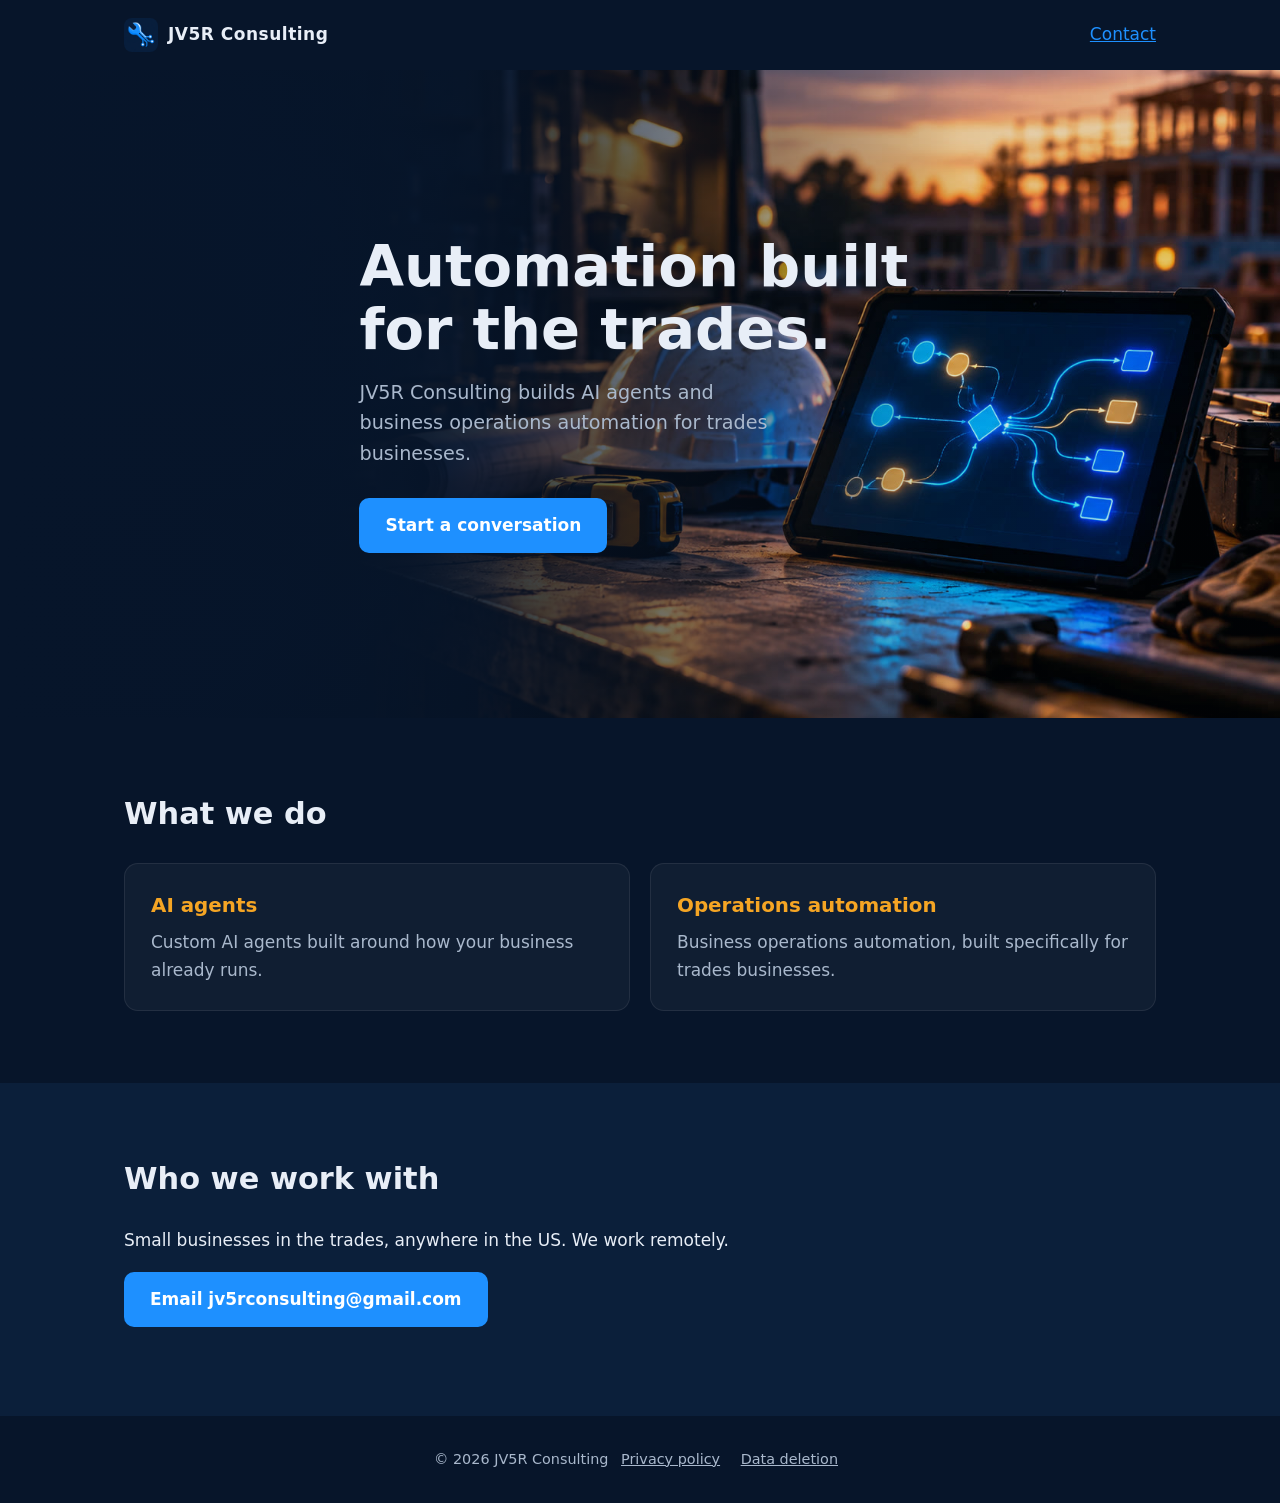
<file: index.html>
<!doctype html>
<html lang="en">
<head>
  <meta charset="utf-8">
  <meta name="viewport" content="width=device-width, initial-scale=1">
  <title>JV5R Consulting | AI agents and automation for trades businesses</title>
  <meta name="description" content="JV5R Consulting builds AI agents and business operations automation for trades businesses. Remote, serving small businesses across the US.">
  <meta property="og:title" content="JV5R Consulting">
  <meta property="og:description" content="AI agents and business operations automation for trades businesses.">
  <meta property="og:type" content="website">
  <meta property="og:url" content="https://jv5rconsulting.com/">
  <meta property="og:image" content="https://jv5rconsulting.com/assets/og-image.jpg">
  <link rel="canonical" href="https://jv5rconsulting.com/">
  <link rel="icon" type="image/png" href="assets/favicon.png">
  <link rel="apple-touch-icon" href="assets/apple-touch-icon.png">
  <link rel="stylesheet" href="styles.css">
</head>
<body>
  <header class="site">
    <a class="brand" href="./"><img src="assets/apple-touch-icon.png" alt="">JV5R Consulting</a>
    <a href="mailto:jv5rconsulting@gmail.com">Contact</a>
  </header>

  <main>
    <section class="hero">
      <div class="wrap">
        <h1>Automation built for the trades.</h1>
        <p>JV5R Consulting builds AI agents and business operations automation for trades businesses.</p>
        <a class="button" href="mailto:jv5rconsulting@gmail.com?subject=Automation%20for%20my%20business">Start a conversation</a>
      </div>
    </section>

    <section>
      <div class="wrap">
        <h2>What we do</h2>
        <div class="cards">
          <div class="card">
            <h3>AI agents</h3>
            <p>Custom AI agents built around how your business already runs.</p>
          </div>
          <div class="card">
            <h3>Operations automation</h3>
            <p>Business operations automation, built specifically for trades businesses.</p>
          </div>
        </div>
      </div>
    </section>

    <section class="alt">
      <div class="wrap">
        <h2>Who we work with</h2>
        <p>Small businesses in the trades, anywhere in the US. We work remotely.</p>
        <p><a class="button" href="mailto:jv5rconsulting@gmail.com?subject=Automation%20for%20my%20business">Email jv5rconsulting@gmail.com</a></p>
      </div>
    </section>
  </main>

  <footer class="site">
    &copy; 2026 JV5R Consulting
    <a href="privacy.html">Privacy policy</a>
    <a href="data-deletion.html">Data deletion</a>
  </footer>
</body>
</html>
</file>
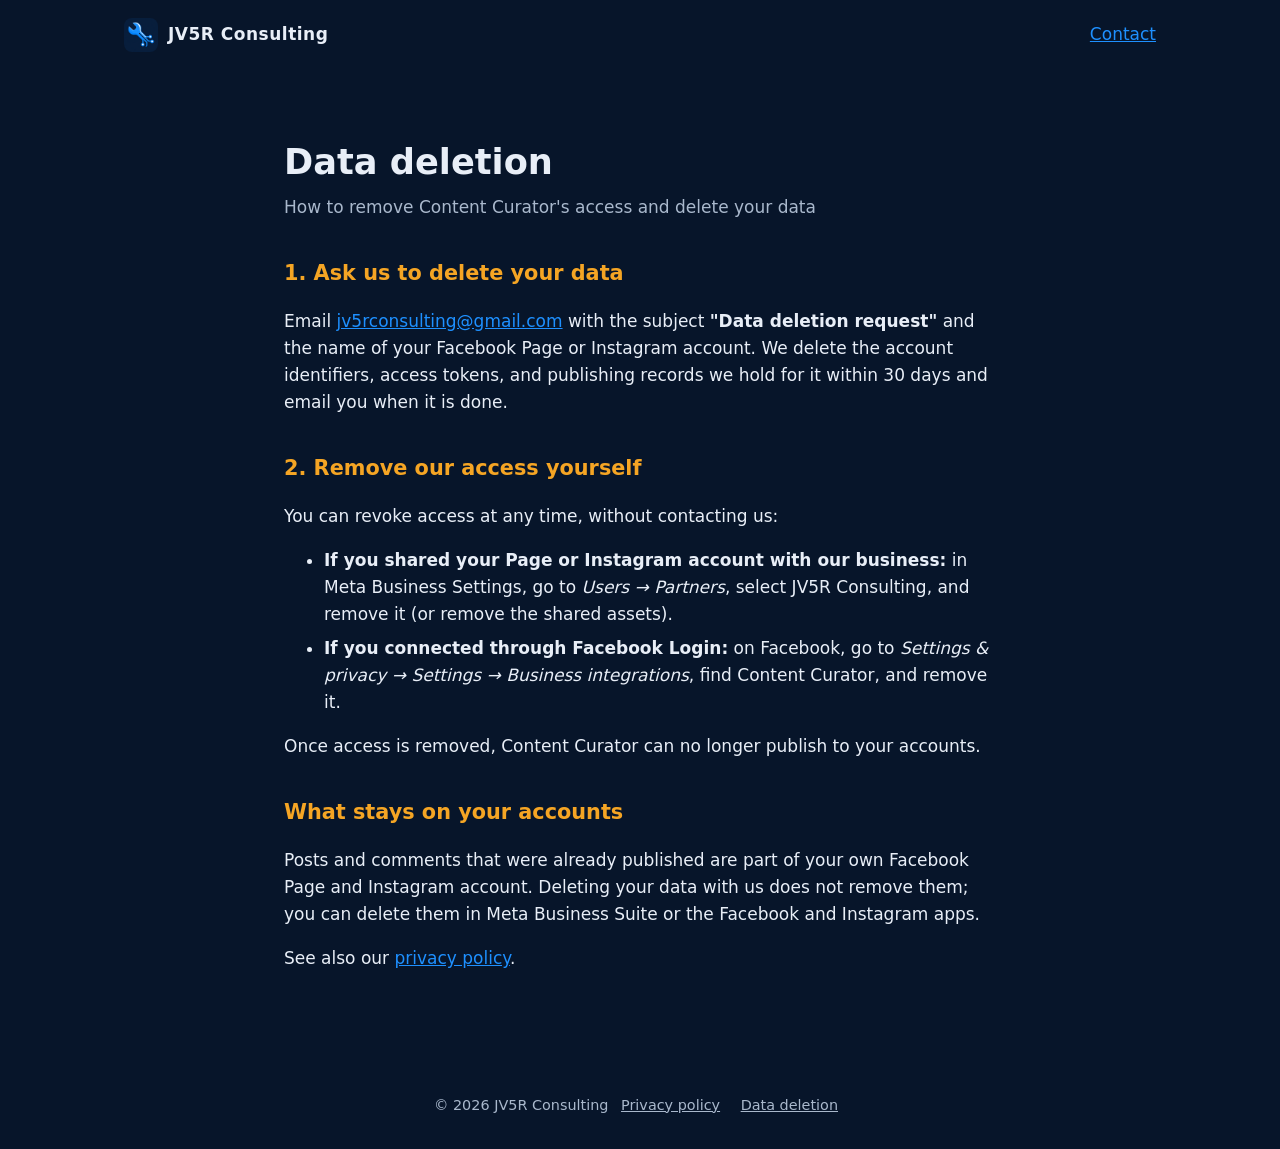
<file: data-deletion.html>
<!doctype html>
<html lang="en">
<head>
  <meta charset="utf-8">
  <meta name="viewport" content="width=device-width, initial-scale=1">
  <title>Data deletion | JV5R Consulting</title>
  <link rel="icon" type="image/png" href="assets/favicon.png">
  <link rel="stylesheet" href="styles.css">
</head>
<body>
  <header class="site">
    <a class="brand" href="./"><img src="assets/apple-touch-icon.png" alt="">JV5R Consulting</a>
    <a href="mailto:jv5rconsulting@gmail.com">Contact</a>
  </header>

  <main class="doc">
    <h1>Data deletion</h1>
    <p class="meta">How to remove Content Curator's access and delete your data</p>

    <h2>1. Ask us to delete your data</h2>
    <p>Email <a href="mailto:jv5rconsulting@gmail.com?subject=Data%20deletion%20request">jv5rconsulting@gmail.com</a>
    with the subject <strong>"Data deletion request"</strong> and the name of your Facebook Page or Instagram
    account. We delete the account identifiers, access tokens, and publishing records we hold for it within
    30 days and email you when it is done.</p>

    <h2>2. Remove our access yourself</h2>
    <p>You can revoke access at any time, without contacting us:</p>
    <ul>
      <li><strong>If you shared your Page or Instagram account with our business:</strong> in Meta Business
      Settings, go to <em>Users &rarr; Partners</em>, select JV5R Consulting, and remove it (or remove the
      shared assets).</li>
      <li><strong>If you connected through Facebook Login:</strong> on Facebook, go to <em>Settings &amp;
      privacy &rarr; Settings &rarr; Business integrations</em>, find Content Curator, and remove it.</li>
    </ul>
    <p>Once access is removed, Content Curator can no longer publish to your accounts.</p>

    <h2>What stays on your accounts</h2>
    <p>Posts and comments that were already published are part of your own Facebook Page and Instagram
    account. Deleting your data with us does not remove them; you can delete them in Meta Business Suite or
    the Facebook and Instagram apps.</p>

    <p>See also our <a href="privacy.html">privacy policy</a>.</p>
  </main>

  <footer class="site">
    &copy; 2026 JV5R Consulting
    <a href="privacy.html">Privacy policy</a>
    <a href="data-deletion.html">Data deletion</a>
  </footer>
</body>
</html>
</file>
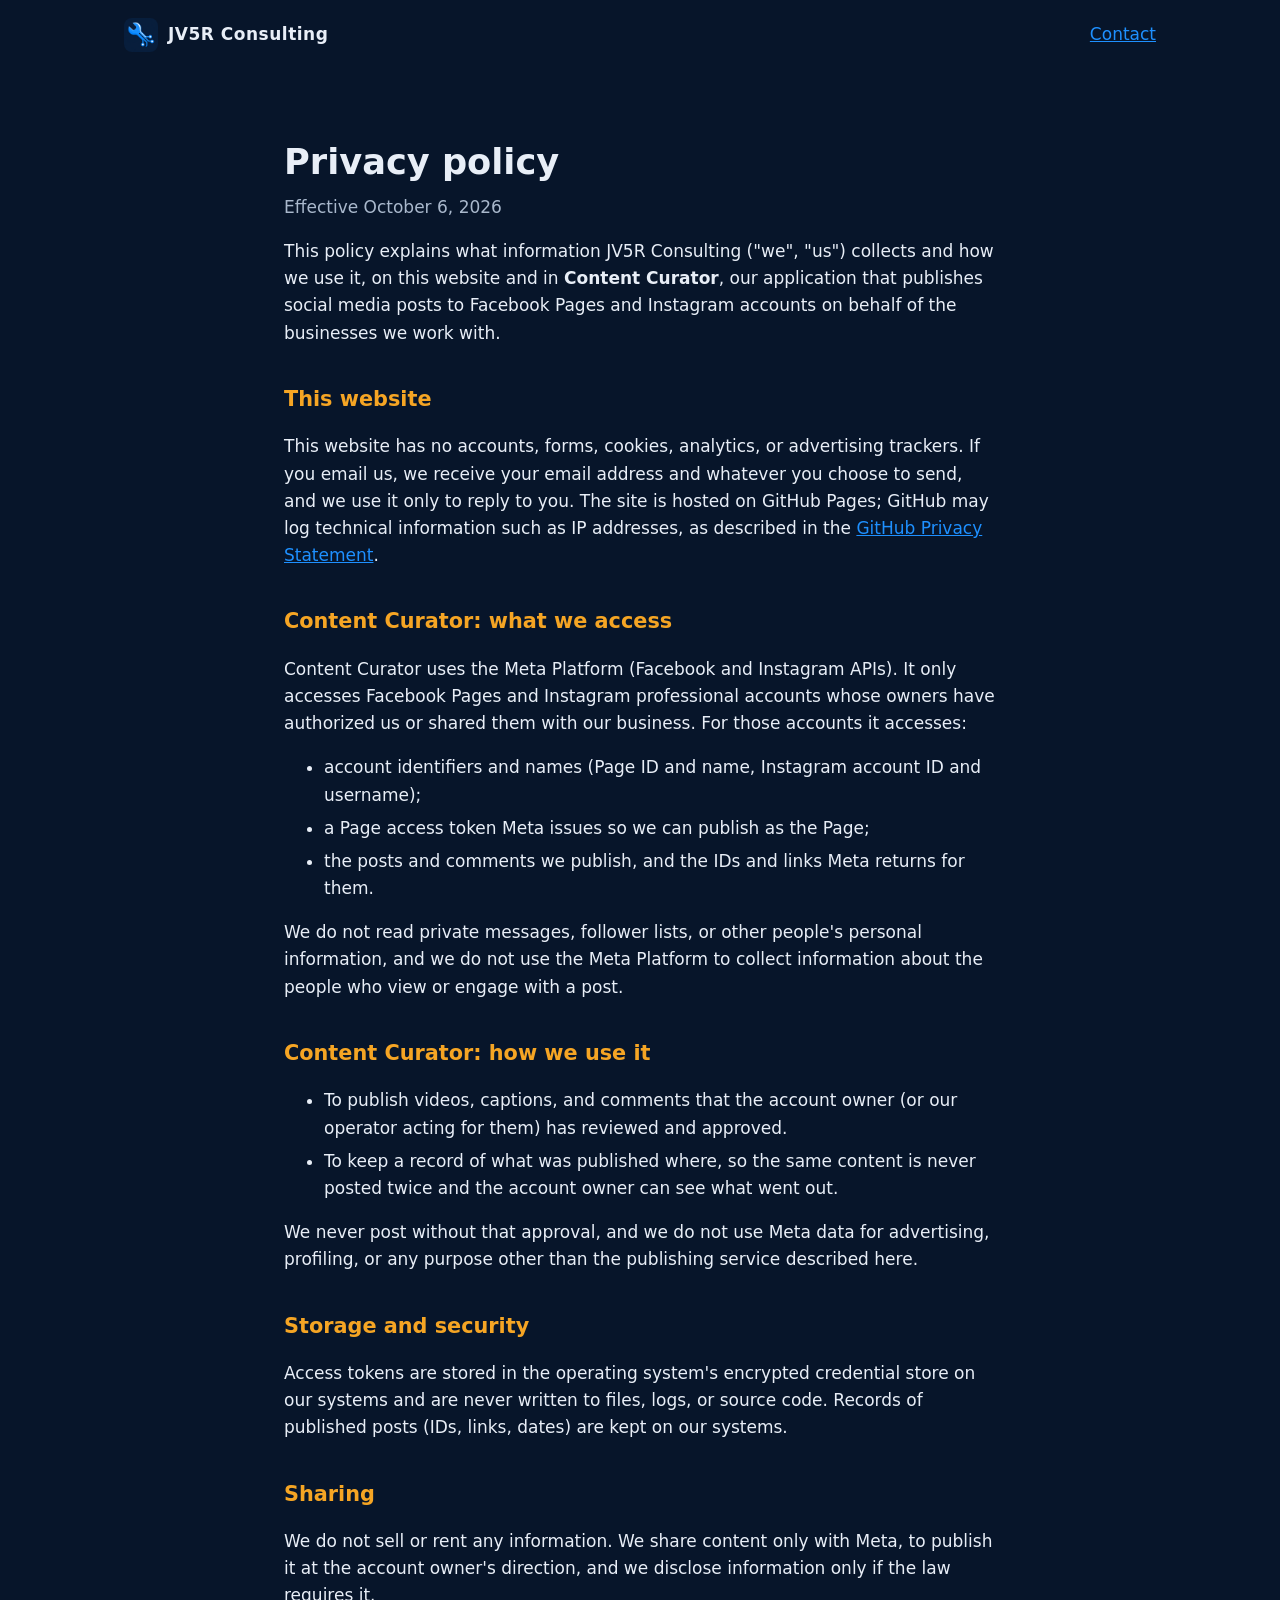
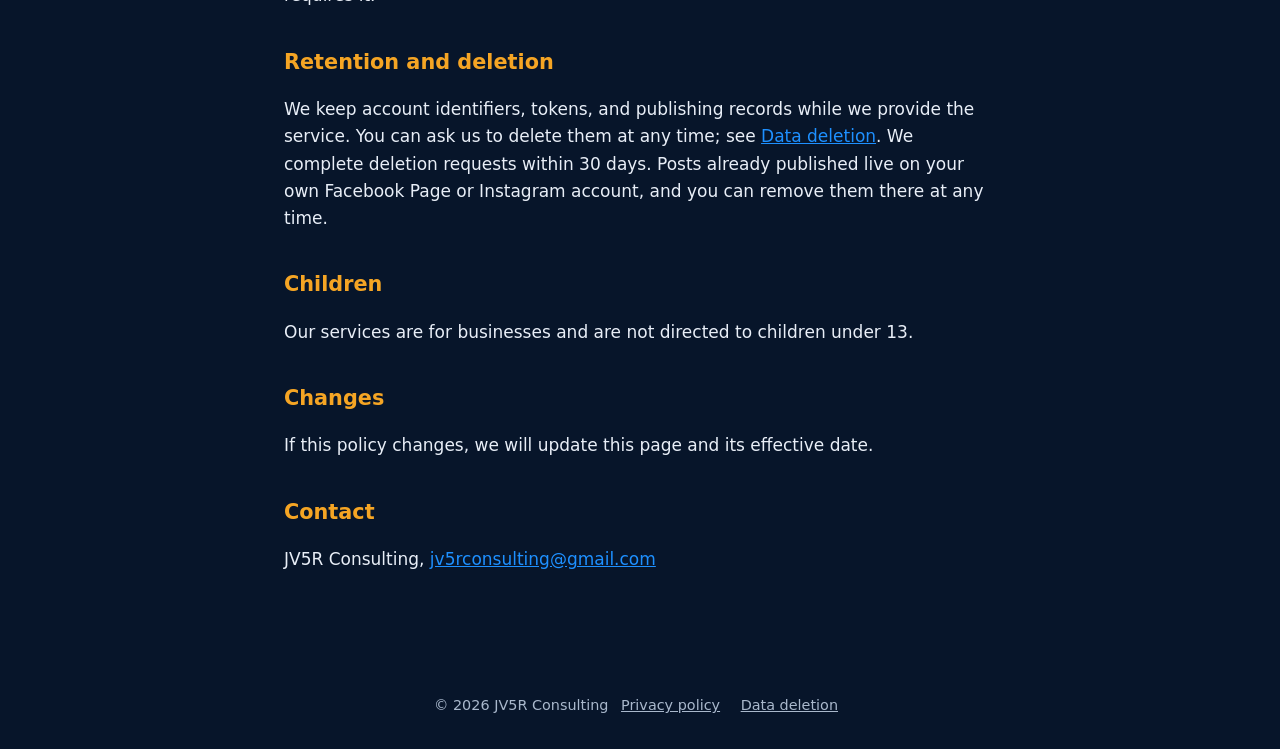
<file: privacy.html>
<!doctype html>
<html lang="en">
<head>
  <meta charset="utf-8">
  <meta name="viewport" content="width=device-width, initial-scale=1">
  <title>Privacy policy | JV5R Consulting</title>
  <link rel="icon" type="image/png" href="assets/favicon.png">
  <link rel="stylesheet" href="styles.css">
</head>
<body>
  <header class="site">
    <a class="brand" href="./"><img src="assets/apple-touch-icon.png" alt="">JV5R Consulting</a>
    <a href="mailto:jv5rconsulting@gmail.com">Contact</a>
  </header>

  <main class="doc">
    <h1>Privacy policy</h1>
    <p class="meta">Effective October 6, 2026</p>

    <p>This policy explains what information JV5R Consulting ("we", "us") collects and how we use it, on this
    website and in <strong>Content Curator</strong>, our application that publishes social media posts to
    Facebook Pages and Instagram accounts on behalf of the businesses we work with.</p>

    <h2>This website</h2>
    <p>This website has no accounts, forms, cookies, analytics, or advertising trackers. If you email us, we
    receive your email address and whatever you choose to send, and we use it only to reply to you. The site
    is hosted on GitHub Pages; GitHub may log technical information such as IP addresses, as described in the
    <a href="https://docs.github.com/site-policy/privacy-policies/github-general-privacy-statement">GitHub Privacy Statement</a>.</p>

    <h2>Content Curator: what we access</h2>
    <p>Content Curator uses the Meta Platform (Facebook and Instagram APIs). It only accesses Facebook Pages
    and Instagram professional accounts whose owners have authorized us or shared them with our business.
    For those accounts it accesses:</p>
    <ul>
      <li>account identifiers and names (Page ID and name, Instagram account ID and username);</li>
      <li>a Page access token Meta issues so we can publish as the Page;</li>
      <li>the posts and comments we publish, and the IDs and links Meta returns for them.</li>
    </ul>
    <p>We do not read private messages, follower lists, or other people's personal information, and we do not
    use the Meta Platform to collect information about the people who view or engage with a post.</p>

    <h2>Content Curator: how we use it</h2>
    <ul>
      <li>To publish videos, captions, and comments that the account owner (or our operator acting for them)
      has reviewed and approved.</li>
      <li>To keep a record of what was published where, so the same content is never posted twice and the
      account owner can see what went out.</li>
    </ul>
    <p>We never post without that approval, and we do not use Meta data for advertising, profiling, or any
    purpose other than the publishing service described here.</p>

    <h2>Storage and security</h2>
    <p>Access tokens are stored in the operating system's encrypted credential store on our systems and are
    never written to files, logs, or source code. Records of published posts (IDs, links, dates) are kept
    on our systems.</p>

    <h2>Sharing</h2>
    <p>We do not sell or rent any information. We share content only with Meta, to publish it at the account
    owner's direction, and we disclose information only if the law requires it.</p>

    <h2>Retention and deletion</h2>
    <p>We keep account identifiers, tokens, and publishing records while we provide the service. You can ask
    us to delete them at any time; see <a href="data-deletion.html">Data deletion</a>. We complete deletion
    requests within 30 days. Posts already published live on your own Facebook Page or Instagram account,
    and you can remove them there at any time.</p>

    <h2>Children</h2>
    <p>Our services are for businesses and are not directed to children under 13.</p>

    <h2>Changes</h2>
    <p>If this policy changes, we will update this page and its effective date.</p>

    <h2>Contact</h2>
    <p>JV5R Consulting, <a href="mailto:jv5rconsulting@gmail.com">jv5rconsulting@gmail.com</a></p>
  </main>

  <footer class="site">
    &copy; 2026 JV5R Consulting
    <a href="privacy.html">Privacy policy</a>
    <a href="data-deletion.html">Data deletion</a>
  </footer>
</body>
</html>
</file>
<file: styles.css>
:root {
  --navy: #0b1f3a;
  --navy-deep: #07152a;
  --blue: #1e90ff;
  --amber: #f5a524;
  --ink: #e8eef7;
  --muted: #a9b8cc;
  --max: 1080px;
}

* { box-sizing: border-box; }

body {
  margin: 0;
  background: var(--navy-deep);
  color: var(--ink);
  font: 17px/1.6 system-ui, -apple-system, "Segoe UI", Roboto, sans-serif;
}

a { color: var(--blue); }

.wrap { max-width: var(--max); margin: 0 auto; padding: 0 24px; }

header.site {
  display: flex; align-items: center; justify-content: space-between;
  padding: 18px 24px; max-width: var(--max); margin: 0 auto;
}
.brand { display: flex; align-items: center; gap: 10px; color: var(--ink); text-decoration: none; font-weight: 700; letter-spacing: .5px; }
.brand img { width: 34px; height: 34px; border-radius: 8px; }

.hero {
  min-height: 72vh; display: flex; align-items: center;
  background: linear-gradient(90deg, var(--navy-deep) 0%, rgba(7, 21, 42, .85) 38%, rgba(7, 21, 42, .1) 75%),
              url("assets/hero.jpg") center right / cover no-repeat;
}
.hero h1 { font-size: clamp(2.2rem, 5vw, 3.6rem); line-height: 1.1; margin: 0 0 16px; max-width: 14ch; }
.hero p { font-size: 1.2rem; color: var(--muted); max-width: 34ch; margin: 0 0 28px; }

.button {
  display: inline-block; padding: 14px 26px; border-radius: 10px;
  background: var(--blue); color: #fff; font-weight: 600; text-decoration: none;
}
.button:hover { filter: brightness(1.1); }

section { padding: 72px 0; }
section h2 { font-size: 1.9rem; margin: 0 0 24px; }
.alt { background: var(--navy); }

.cards { display: grid; grid-template-columns: repeat(auto-fit, minmax(260px, 1fr)); gap: 20px; }
.card { background: rgba(255, 255, 255, .04); border: 1px solid rgba(255, 255, 255, .08); border-radius: 14px; padding: 26px; }
.card h3 { margin: 0 0 8px; color: var(--amber); }
.card p { margin: 0; color: var(--muted); }

footer.site { padding: 32px 24px; text-align: center; color: var(--muted); font-size: .9rem; }
footer.site a { color: var(--muted); margin: 0 8px; }

/* Long-form pages (privacy, data deletion) */
.doc { max-width: 760px; margin: 0 auto; padding: 40px 24px 72px; }
.doc h1 { font-size: 2.2rem; margin-bottom: 4px; }
.doc h2 { font-size: 1.3rem; margin-top: 36px; color: var(--amber); }
.doc .meta { color: var(--muted); margin-top: 0; }
.doc li { margin-bottom: 6px; }
</file>
